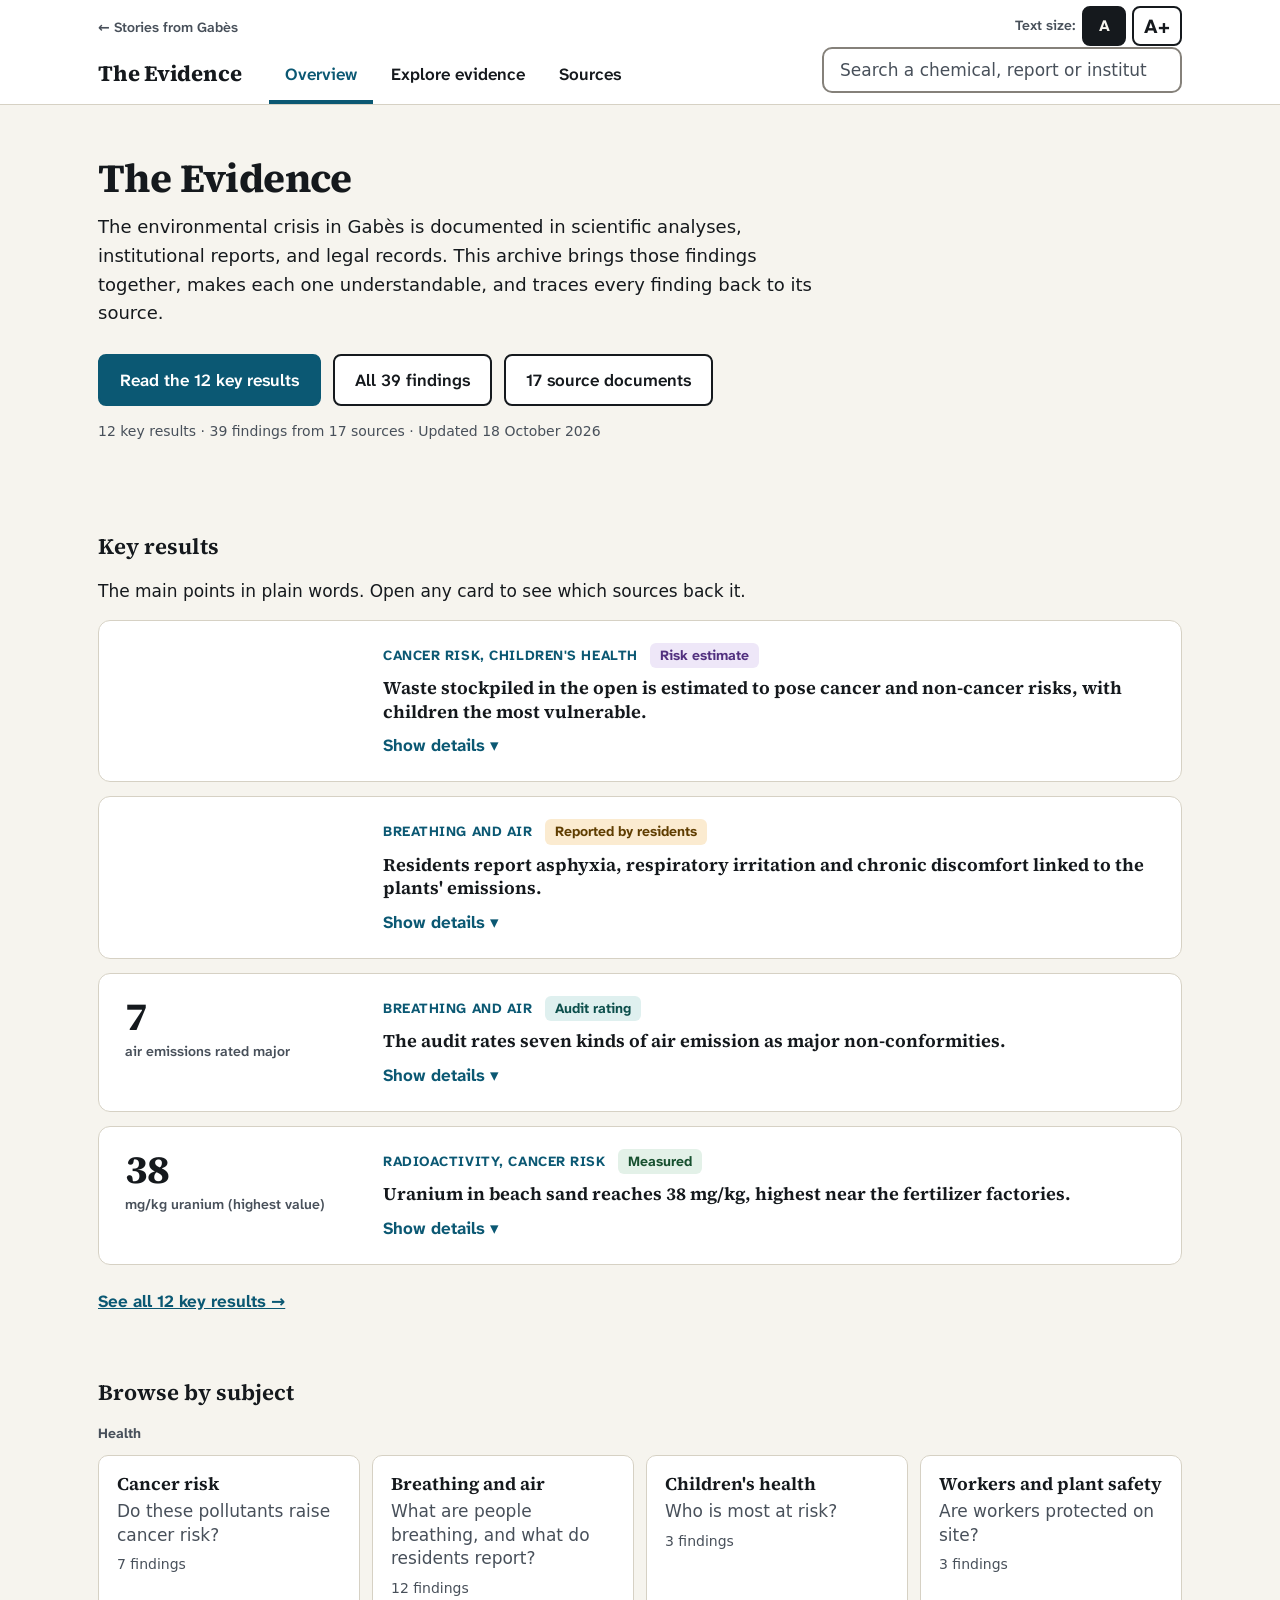
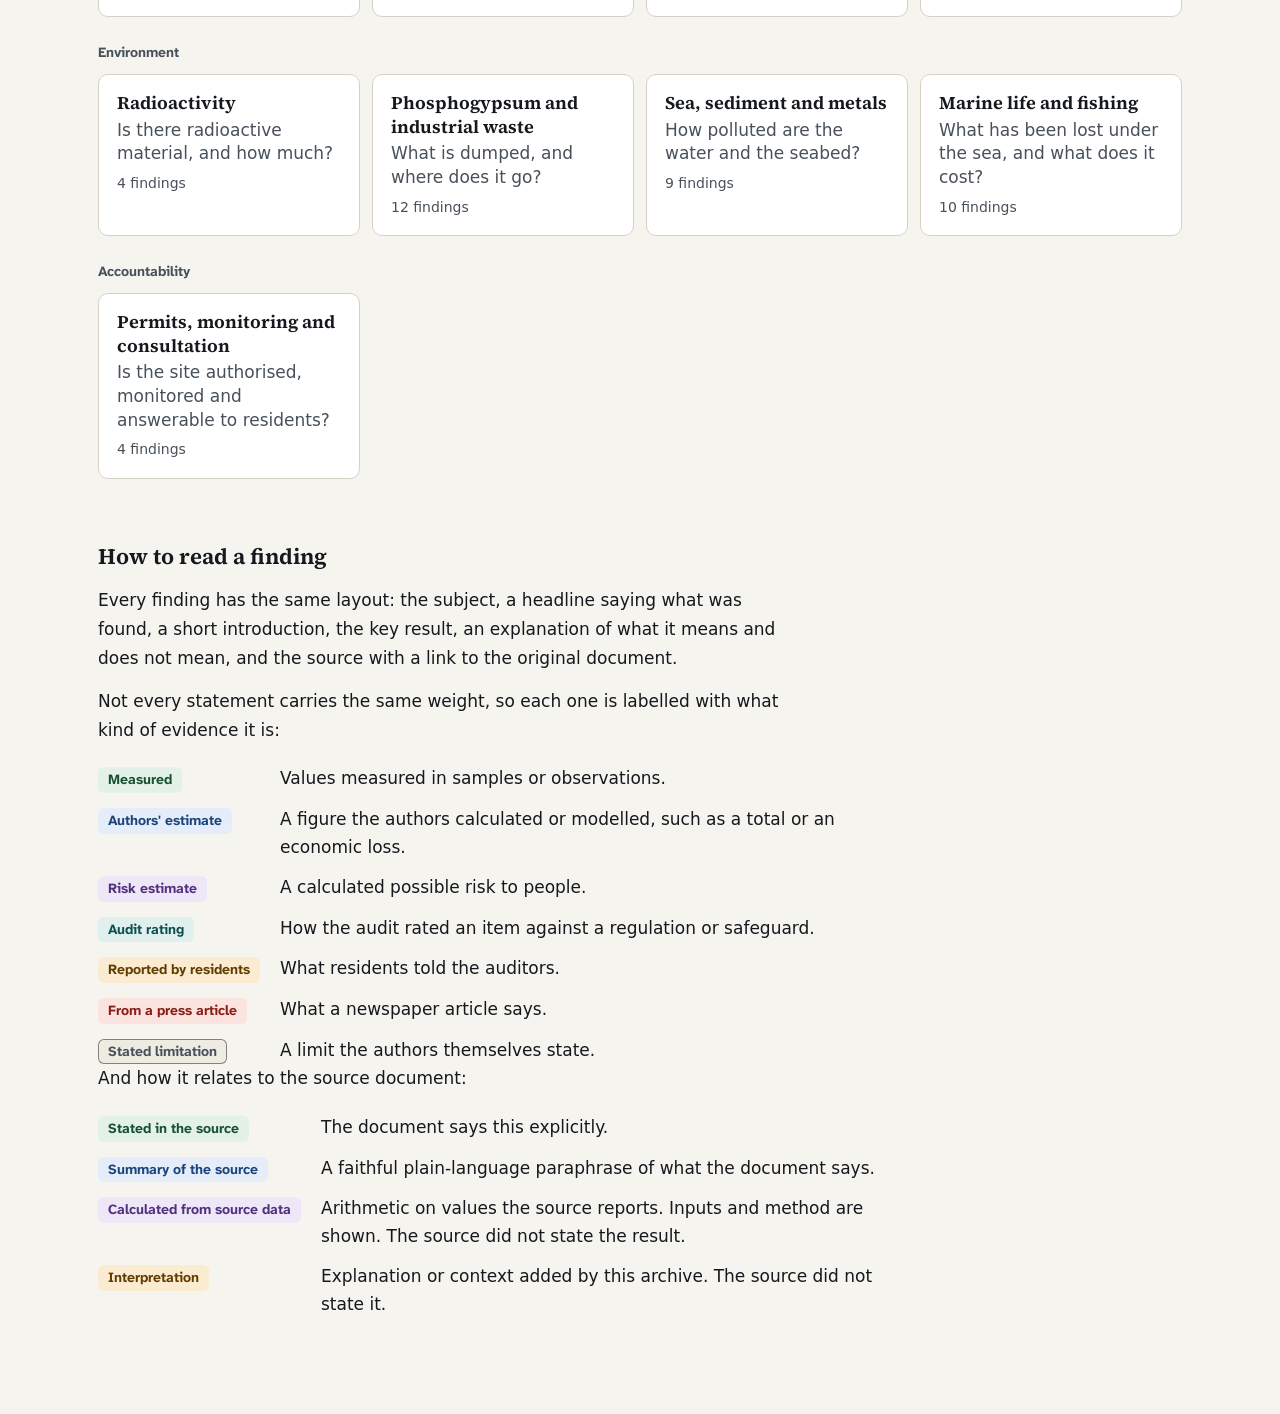
<file: evidence/index.html>
<!DOCTYPE html>
<html lang="en">
<head>
<meta charset="utf-8">
<meta name="viewport" content="width=device-width,initial-scale=1,viewport-fit=cover">
<meta name="color-scheme" content="light dark">
<title>The Evidence — Stories from Gabès</title>
<meta name="description" content="Documented environmental evidence about Gabès: scientific studies, laboratory analyses, audits, official reports and legislation, each traced to its source.">
<link rel="preload" href="fonts/atkinson-hyperlegible-next-latin-400-normal.woff2" as="font" type="font/woff2" crossorigin>
<link rel="preload" href="fonts/source-serif-4-latin-wght-normal.woff2" as="font" type="font/woff2" crossorigin>
<link rel="stylesheet" href="evidence.css">
<script src="transition.js"></script>
<script src="textsize.js"></script>
</head>
<body>
<a class="skip" href="#main" id="skip">Skip to content</a>

<!-- GLOBAL NAVIGATION: the only navigation system on the page.
     Left: way back to the photo gallery. Middle: the three destinations. Right: search of the whole archive. -->
<header class="top">
  <div class="bar">
    <a class="back" href="../"><span aria-hidden="true">←</span> Stories from Gabès</a>
    <a class="wordmark" href="#" id="wordmark">The Evidence</a>
    <nav class="mainnav" aria-label="The Evidence">
      <a href="#" data-nav="overview">Overview</a>
      <a href="#explore" data-nav="explore">Explore evidence</a>
      <a href="#sources" data-nav="sources">Sources</a>
    </nav>
    <form class="hsearch" role="search" id="searchForm">
      <label class="vh" for="q">Search all findings and sources</label>
      <input id="q" type="search" placeholder="Search a chemical, report or institution" autocomplete="off" spellcheck="false" enterkeyhint="search" disabled>
      <button type="submit" class="vh">Search</button>
    </form>
  </div>
</header>

<main id="main" class="ev" tabindex="-1">
  <div id="devbanner" class="note" hidden></div>
  <div id="status" aria-live="polite"></div>

  <!-- All views are drawn into this one container by evidence.js -->
  <div id="view" hidden></div>
</main>

<noscript><p class="note" style="margin:2rem">The Evidence archive needs JavaScript to search and display findings.</p></noscript>
<script src="evidence.js" defer></script>
</body>
</html>
</file>
<file: evidence/evidence.css>
/* The Evidence — Stories from Gabès.
   A research-archive look: light, high contrast, readable first. Dark mode follows the visitor's device setting.
   Fonts are self-hosted in ./fonts (both are open-licence: SIL OFL 1.1).

   TYPE SYSTEM (one place to change it: the --fs-* values in :root)
     Headlines, big numbers ... Source Serif 4 (serif)      --display
     Everything else .......... Atkinson Hyperlegible Next  --text   (designed for legibility)
   Five text sizes, one rule per kind of text:
     --fs-title    page title (finding, subject, Sources, Explore) .... 26px phone / 32px desktop
     --fs-section  section heading, wordmark, small result number .... 22px
     --fs-card     card / list / subsection titles, introductions ..... 18px
     --fs-body     body text, buttons, inputs ......................... 17px (never below 16px)
     --fs-small    labels, badges, metadata, citations ................ 14px
   Two extras: --fs-home (home page title, 30px phone / 40px desktop) and --fs-num (big numbers, 32px phone / 40px desktop). */*/

@font-face{font-family:'Atkinson Hyperlegible Next';font-style:normal;font-weight:400;font-display:swap;src:url(fonts/atkinson-hyperlegible-next-latin-400-normal.woff2) format('woff2');unicode-range:U+0000-00FF,U+0131,U+0152-0153,U+02BB-02BC,U+02C6,U+02DA,U+02DC,U+2000-206F,U+20AC,U+2122,U+2191,U+2193,U+2212,U+2215,U+FEFF,U+FFFD}
@font-face{font-family:'Atkinson Hyperlegible Next';font-style:normal;font-weight:600;font-display:swap;src:url(fonts/atkinson-hyperlegible-next-latin-600-normal.woff2) format('woff2');unicode-range:U+0000-00FF,U+0131,U+0152-0153,U+02BB-02BC,U+02C6,U+02DA,U+02DC,U+2000-206F,U+20AC,U+2122,U+2191,U+2193,U+2212,U+2215,U+FEFF,U+FFFD}
@font-face{font-family:'Atkinson Hyperlegible Next';font-style:normal;font-weight:700;font-display:swap;src:url(fonts/atkinson-hyperlegible-next-latin-700-normal.woff2) format('woff2');unicode-range:U+0000-00FF,U+0131,U+0152-0153,U+02BB-02BC,U+02C6,U+02DA,U+02DC,U+2000-206F,U+20AC,U+2122,U+2191,U+2193,U+2212,U+2215,U+FEFF,U+FFFD}
@font-face{font-family:'Atkinson Hyperlegible Next';font-style:italic;font-weight:400;font-display:swap;src:url(fonts/atkinson-hyperlegible-next-latin-400-italic.woff2) format('woff2');unicode-range:U+0000-00FF,U+0131,U+0152-0153,U+02BB-02BC,U+02C6,U+02DA,U+02DC,U+2000-206F,U+20AC,U+2122,U+2191,U+2193,U+2212,U+2215,U+FEFF,U+FFFD}
@font-face{font-family:'Atkinson Hyperlegible Next';font-style:normal;font-weight:400;font-display:swap;src:url(fonts/atkinson-hyperlegible-next-latin-ext-400-normal.woff2) format('woff2');unicode-range:U+0100-02BA,U+02BD-02C5,U+02C7-02CC,U+02CE-02D7,U+02DD-02FF,U+1E00-1EFF,U+2020,U+20A0-20AB,U+20AD-20C0,U+2113,U+2C60-2C7F,U+A720-A7FF}
@font-face{font-family:'Atkinson Hyperlegible Next';font-style:normal;font-weight:700;font-display:swap;src:url(fonts/atkinson-hyperlegible-next-latin-ext-700-normal.woff2) format('woff2');unicode-range:U+0100-02BA,U+02BD-02C5,U+02C7-02CC,U+02CE-02D7,U+02DD-02FF,U+1E00-1EFF,U+2020,U+20A0-20AB,U+20AD-20C0,U+2113,U+2C60-2C7F,U+A720-A7FF}
@font-face{font-family:'Source Serif 4';font-style:normal;font-weight:200 900;font-display:swap;src:url(fonts/source-serif-4-latin-wght-normal.woff2) format('woff2');unicode-range:U+0000-00FF,U+0131,U+0152-0153,U+02BB-02BC,U+02C6,U+02DA,U+02DC,U+2000-206F,U+20AC,U+2122,U+2191,U+2193,U+2212,U+2215,U+FEFF,U+FFFD}
@font-face{font-family:'Source Serif 4';font-style:normal;font-weight:200 900;font-display:swap;src:url(fonts/source-serif-4-latin-ext-wght-normal.woff2) format('woff2');unicode-range:U+0100-02BA,U+02BD-02C5,U+02C7-02CC,U+02CE-02D7,U+02DD-02FF,U+1E00-1EFF,U+2020,U+20A0-20AB,U+20AD-20C0,U+2113,U+2C60-2C7F,U+A720-A7FF}

:root{
  --bg:#f6f4ee; --surface:#ffffff; --surface-2:#eeebe2;
  --ink:#15191d; --muted:#48505a; --line:#d6d1c4; --line-strong:#85817a;
  --accent:#0b5873; --accent-ink:#ffffff; --accent-soft:#e1eff4; --accent-line:#8fbccb;
  --warn-bg:#fdf1d6; --warn-ink:#5f3d00; --warn-line:#d9a63c;
  --focus:#1a5fd4;
  --k-stated-bg:#e3f1e8;--k-stated:#17502f;
  --k-summary-bg:#e4edf9;--k-summary:#1b447a;
  --k-calculation-bg:#eee7f8;--k-calculation:#51307f;
  --k-interpretation-bg:#fbebd0;--k-interpretation:#5f3d00;
  --k-allegation-bg:#fbe3e0;--k-allegation:#8a1c14;
  --k-audit-bg:#dff0ef;--k-audit:#0d4f4c;
  --display:'Source Serif 4',Georgia,'Times New Roman',serif;
  --text:'Atkinson Hyperlegible Next',system-ui,-apple-system,'Segoe UI',Roboto,sans-serif;
  --pad:clamp(18px,4vw,48px);
  --fs-title:2rem;
  --fs-home:2.5rem;
  --fs-section:1.375rem;
  --fs-card:1.125rem;
  --fs-body:1.0625rem;
  --fs-small:.875rem;
  --fs-num:2.5rem;
  --measure:65ch;
  --shadow:0 1px 2px rgba(20,25,30,.06),0 4px 14px rgba(20,25,30,.06);
  color-scheme:light;
}
@media (prefers-color-scheme:dark){
  :root{
    --bg:#0f1316; --surface:#171c20; --surface-2:#1d2328;
    --ink:#ecebe6; --muted:#adb5bc; --line:#2b3238; --line-strong:#76808a;
    --accent:#7ccbe3; --accent-ink:#06222c; --accent-soft:#16303a; --accent-line:#2f6577;
    --warn-bg:#392c0f; --warn-ink:#f3d391; --warn-line:#8a6a22;
    --focus:#8ab4ff;
    --k-stated-bg:#1b3a2a;--k-stated:#abddc2;
    --k-summary-bg:#1b2f4d;--k-summary:#b5cff3;
    --k-calculation-bg:#2c2140;--k-calculation:#d5c3f3;
    --k-interpretation-bg:#392c0f;--k-interpretation:#f3d391;
    --k-allegation-bg:#431f1b;--k-allegation:#f6bab3;
    --k-audit-bg:#173a38;--k-audit:#a6dcd8;
    --shadow:0 1px 2px rgba(0,0,0,.4);
    color-scheme:dark;
  }
}

*{box-sizing:border-box}
html{background:var(--bg);-webkit-text-size-adjust:100%}
body{margin:0;background:var(--bg);color:var(--ink);font-family:var(--text);font-size:var(--fs-body);font-weight:400;line-height:1.65;-webkit-font-smoothing:antialiased;text-rendering:optimizeLegibility}
a{color:var(--accent)}
button,input,select{font:inherit;color:inherit}
button{cursor:pointer;-webkit-tap-highlight-color:transparent}
:focus-visible{outline:3px solid var(--focus);outline-offset:2px;border-radius:4px}
::selection{background:var(--accent);color:var(--accent-ink)}
h1,h2,h3{margin:0}
.vh{position:absolute;width:1px;height:1px;overflow:hidden;clip:rect(0 0 0 0);white-space:nowrap}
.skip{position:absolute;left:-999px;top:8px;background:var(--accent);color:var(--accent-ink);padding:10px 16px;z-index:100;border-radius:6px;font-weight:600}
.skip:focus{left:8px}
.meta{font-size:var(--fs-small);color:var(--muted)}

/* ============ GLOBAL NAVIGATION ============
   One bar. Row 1: back to the photo gallery. Row 2: the chapter name, its three pages, and search. */
.top{background:var(--surface);border-bottom:1px solid var(--line);position:relative;z-index:20}
.bar{max-width:1180px;margin:0 auto;padding:0 var(--pad) 12px;display:grid;gap:10px 18px;align-items:center;
  grid-template-columns:1fr;grid-template-areas:"back" "mark" "nav" "search"}
.back{grid-area:back;justify-self:start;font-size:var(--fs-small);font-weight:600;color:var(--muted);text-decoration:none;padding:calc(10px + env(safe-area-inset-top,0px)) 0 2px}
.back:hover{color:var(--ink);text-decoration:underline}
.wordmark{grid-area:mark;justify-self:start;font-family:var(--display);font-weight:700;font-size:var(--fs-section);line-height:1.1;color:var(--ink);text-decoration:none;letter-spacing:-.01em}
.mainnav{grid-area:nav;display:grid;grid-template-columns:repeat(3,1fr);gap:4px;border-top:1px solid var(--line);border-bottom:1px solid var(--line);margin:0 calc(var(--pad) * -1);padding:0 var(--pad)}
.mainnav a{display:block;text-align:center;padding:12px 6px;font-weight:600;font-size:var(--fs-body);color:var(--ink);text-decoration:none;border-bottom:4px solid transparent;margin-bottom:-1px}
.mainnav a:hover{background:var(--surface-2)}
.mainnav a[aria-current=page]{color:var(--accent);border-bottom-color:var(--accent)}
.hsearch{grid-area:search;margin:0}
#q{width:100%;height:46px;padding:0 16px;background:var(--surface);border:2px solid var(--line-strong);border-radius:10px;font-size:var(--fs-body);color:var(--ink)}
#q::placeholder{color:var(--muted);opacity:1}
#q:focus{outline:none;border-color:var(--focus);box-shadow:0 0 0 3px color-mix(in srgb,var(--focus) 30%,transparent)}
#q:disabled{opacity:.6}

@media(min-width:900px){
  .top{position:sticky;top:0}
  .bar{grid-template-columns:auto 1fr minmax(240px,360px);grid-template-areas:"back back back" "mark nav search";padding-bottom:0;gap:0 28px}
  .back{padding-bottom:0}
  .wordmark{padding:6px 0 10px}
  .mainnav{display:flex;gap:2px;border:0;margin:0;padding:0;align-self:end}
  .mainnav a{padding:14px 16px 12px;border-radius:8px 8px 0 0;margin-bottom:0}
  .hsearch{align-self:center;padding-bottom:10px}
}

/* ============ PAGE ============ */
.ev{max-width:1180px;margin:0 auto;padding:clamp(24px,4vw,44px) var(--pad) calc(96px + env(safe-area-inset-bottom,0px));outline:none}
.note{border:1px dashed var(--warn-line);background:var(--warn-bg);color:var(--warn-ink);padding:10px 16px;margin:0 0 24px;font-size:var(--fs-small);border-radius:8px}
.page-head{margin:0 0 28px;max-width:var(--measure)}
.page-head h1{font-family:var(--display);font-weight:700;font-size:var(--fs-title);line-height:1.15;letter-spacing:-.015em}
.page-head h1:focus,.f-head h1:focus{outline:none}
.lede{font-size:var(--fs-card);line-height:1.6;color:var(--ink);margin:14px 0 0;max-width:var(--measure)}
.hero{max-width:none;padding:8px 0 12px}
.hero h1{font-size:var(--fs-home);line-height:1.05}
.hero .lede{font-size:var(--fs-card);max-width:var(--measure)}
.cta{display:flex;flex-wrap:wrap;gap:12px;margin:26px 0 14px}

/* buttons: rectangles with a visible edge, so they never read as text */
.btn{display:inline-flex;align-items:center;justify-content:center;min-height:46px;padding:10px 20px;border:2px solid var(--ink);border-radius:8px;background:var(--surface);color:var(--ink);font-weight:600;font-size:var(--fs-body);text-decoration:none;text-align:center}
.btn:hover{background:var(--surface-2)}
.btn.primary{background:var(--accent);border-color:var(--accent);color:var(--accent-ink)}
.btn.primary:hover{filter:brightness(1.12)}
.linkbtn{background:none;border:0;padding:6px 4px;color:var(--accent);font-weight:600;text-decoration:underline;font-size:var(--fs-body)}

/* ============ OVERVIEW ============ */
.band{margin:clamp(36px,6vw,64px) 0 0}
.band h2,.block h2{font-family:var(--display);font-weight:650;font-size:var(--fs-section);line-height:1.25;margin:0 0 16px}
.subject-grid{list-style:none;margin:0;padding:0;display:grid;grid-template-columns:repeat(auto-fill,minmax(210px,1fr));gap:12px}
.subject-grid a{display:block;height:100%;padding:16px 18px;background:var(--surface);border:1px solid var(--line);border-radius:10px;text-decoration:none;color:var(--ink)}
.subject-grid a:hover{border-color:var(--accent);box-shadow:var(--shadow)}
.sg-name{display:-webkit-box;-webkit-line-clamp:2;-webkit-box-orient:vertical;overflow:hidden;font-family:var(--display);font-weight:650;font-size:var(--fs-card);line-height:1.3}
.sg-n{display:block;font-size:var(--fs-small);color:var(--muted);margin-top:6px}
.sg-q{display:block;font-size:var(--fs-body);line-height:1.4;color:var(--muted);margin-top:4px}
.sg-block{margin:0 0 24px}
.sg-head{font-family:var(--text);font-weight:700;font-size:var(--fs-small);color:var(--muted);margin:0 0 10px}
.prose{max-width:var(--measure);margin:0 0 14px;line-height:1.7}
.legend{display:grid;grid-template-columns:max-content 1fr;gap:12px 20px;align-items:baseline;margin:20px 0 0;max-width:min(820px,100%)}
.legend dt{margin:0}.legend dd{margin:0}
@media(max-width:620px){.legend{grid-template-columns:1fr;gap:2px}.legend dd{margin-bottom:12px}}

/* ============ SUBJECT NAVIGATION + FILTERS ============ */
.controls{background:var(--surface-2);border:1px solid var(--line);border-radius:12px;padding:18px clamp(14px,2.5vw,22px) 16px;margin:0 0 26px}
.ctl-title{display:none;margin:0 0 10px;font-weight:700;font-size:var(--fs-small)}
.subject-tabs{display:none;gap:14px 28px;flex-wrap:wrap}
.st-list{list-style:none;margin:0;padding:0;display:flex;flex-wrap:wrap;gap:8px}
.st-group{display:block}
.st-title{margin:0 0 6px;font-size:var(--fs-small);font-weight:700;color:var(--muted)}
.subject-tabs a{display:inline-flex;align-items:center;gap:8px;padding:8px 14px;min-height:42px;border:1.5px solid var(--line-strong);border-radius:999px;background:var(--surface);color:var(--ink);font-weight:600;font-size:var(--fs-body);text-decoration:none}
.subject-tabs a:hover{border-color:var(--ink)}
.subject-tabs a[aria-current]{background:var(--accent);border-color:var(--accent);color:var(--accent-ink)}
.st-n{font-weight:400;font-size:var(--fs-small);opacity:.85}
.subject-select{display:block}
.subject-select label,.field label{display:block;font-weight:700;font-size:var(--fs-small);margin:0 0 6px}
select{width:100%;min-height:46px;padding:8px 36px 8px 12px;background-color:var(--surface);border:1.5px solid var(--line-strong);border-radius:8px;font-size:var(--fs-body);color:var(--ink)}
.filters{display:grid;grid-template-columns:1fr;gap:12px;margin-top:12px}
.morefilters{margin-top:14px}
.morefilters>summary{display:inline-flex;min-height:40px;padding:6px 12px;border:1.5px solid var(--line-strong);border-radius:8px;background:var(--surface);font-size:var(--fs-body)}
.morefilters>summary:hover{background:var(--surface-2);border-color:var(--ink)}
.active{display:flex;flex-wrap:wrap;gap:8px;align-items:center;margin-top:14px;padding-top:14px;border-top:1px solid var(--line)}
.chip{display:inline-flex;align-items:center;gap:4px;padding:6px 12px;min-height:36px;background:var(--accent-soft);border:1px solid var(--accent-line);border-radius:8px;font-size:var(--fs-body);color:var(--ink)}
.chip:hover{border-color:var(--accent)}
.chip-k{font-weight:700}.chip-x{font-weight:700;color:var(--accent)}
.about{margin:16px 0 0;padding:16px 18px;background:var(--surface);border:1px solid var(--line);border-left:6px solid var(--accent);border-radius:10px;max-width:var(--measure)}
.about-q{margin:0 0 6px;font-family:var(--display);font-weight:650;font-size:var(--fs-card);line-height:1.3}
.about-t{margin:0 0 8px}
.about-s{margin:0;font-size:var(--fs-body)}
.about-s a{font-weight:600}
@media(min-width:620px){.filters{grid-template-columns:repeat(3,minmax(0,1fr));max-width:760px}}
@media(min-width:860px){
  .ctl-title{display:block}
  .subject-tabs{display:flex}
  .subject-select{display:none}
  .controls{padding-top:16px}
}

/* ============ RESULTS ============ */
.count{margin:0 0 6px;font-weight:700;font-size:var(--fs-body)}
.cross{margin:0 0 16px;font-size:var(--fs-body);color:var(--muted)}
.cross a{font-weight:600}
.cards{display:grid;gap:14px;margin-top:14px}
.card{position:relative;display:grid;gap:14px 24px;padding:20px clamp(16px,2.5vw,26px);background:var(--surface);border:1px solid var(--line);border-radius:12px}
.card:hover{border-color:var(--accent);box-shadow:var(--shadow)}
.card:focus-within{outline:3px solid var(--focus);outline-offset:2px}
@media(min-width:760px){.card.has-result,.card:has(.card-result){grid-template-columns:minmax(0,1fr) 200px}}
.card-top,.f-meta{display:flex;flex-wrap:wrap;align-items:center;gap:6px 12px;margin:0 0 8px}
.subject{font-weight:700;font-size:var(--fs-small);letter-spacing:.04em;text-transform:uppercase;color:var(--accent)}
.card-title{display:-webkit-box;-webkit-line-clamp:2;-webkit-box-orient:vertical;overflow:hidden;font-family:var(--display);font-weight:650;font-size:var(--fs-card);line-height:1.3;letter-spacing:-.005em}
.card-title a{color:var(--ink);text-decoration:none}
.card:hover .card-title a{text-decoration:underline;text-decoration-thickness:2px;text-underline-offset:3px}
.stretch::after{content:"";position:absolute;inset:0;border-radius:12px}
.stretch:focus-visible{outline:none}
.card-text{margin:8px 0 0;max-width:var(--measure);display:-webkit-box;-webkit-line-clamp:4;-webkit-box-orient:vertical;overflow:hidden}
.card-src{margin:10px 0 0;font-size:var(--fs-small);color:var(--muted);display:flex;flex-direction:column;gap:1px;overflow-wrap:anywhere}
.src-title{font-weight:600;color:var(--ink)}
.card-result{align-self:start;display:flex;flex-direction:column;gap:2px;padding:12px 14px;background:var(--accent-soft);border:1px solid var(--accent-line);border-radius:10px}
.cr-label{font-size:var(--fs-small);font-weight:700;color:var(--muted)}
.cr-value{font-family:var(--display);font-weight:700;font-size:var(--fs-section);line-height:1.1;font-variant-numeric:lining-nums tabular-nums;overflow-wrap:anywhere}
.cr-value .u{font-family:var(--text);font-weight:600;font-size:var(--fs-small);color:var(--muted)}
.cr-what{font-size:var(--fs-small);color:var(--muted)}
@media(max-width:759px){.card-result{flex-direction:row;flex-wrap:wrap;align-items:baseline;gap:2px 10px}}
.more{display:flex;align-items:center;flex-wrap:wrap;gap:16px;padding:22px 0 0}
.state{padding:32px 0;color:var(--muted)}
.state h1,.state h2{font-family:var(--display);font-weight:650;color:var(--ink);font-size:var(--fs-section);margin:0 0 10px}
.state p{margin:0 0 14px;max-width:var(--measure)}

/* statement-type labels: always text, colour only reinforces it */
.kind{display:inline-block;padding:3px 10px;border-radius:6px;font-weight:700;font-size:var(--fs-small);line-height:1.4;white-space:nowrap}
.kind-stated{background:var(--k-stated-bg);color:var(--k-stated)}
.kind-summary{background:var(--k-summary-bg);color:var(--k-summary)}
.kind-calculation{background:var(--k-calculation-bg);color:var(--k-calculation)}
.kind-interpretation{background:var(--k-interpretation-bg);color:var(--k-interpretation)}
.kind-allegation{background:var(--k-allegation-bg);color:var(--k-allegation)}
.ph{display:inline-block;margin:10px 0 0;padding:3px 10px;border:1.5px dashed var(--warn-line);background:var(--warn-bg);color:var(--warn-ink);border-radius:6px;font-weight:600;font-size:var(--fs-small)}

/* ============ FINDING / SOURCE PAGE ============ */
.detail{max-width:1120px;margin:0 auto}
.back-results{display:inline-flex;align-items:center;min-height:44px;padding:8px 16px;margin:0 0 22px;background:var(--surface);border:2px solid var(--ink);border-radius:8px;color:var(--ink);font-weight:600;text-decoration:none}
.back-results:hover{background:var(--surface-2)}
.f-layout{display:grid;gap:26px;align-items:start}
.f-main{min-width:0}
.f-head{margin:0 0 24px}
.f-head h1{font-family:var(--display);font-weight:700;font-size:var(--fs-title);line-height:1.18;letter-spacing:-.015em;max-width:40ch}
.intro{font-size:var(--fs-card);line-height:1.6;margin:18px 0 0;max-width:var(--measure)}
.f-kind{margin:18px 0 0;font-size:var(--fs-body);color:var(--muted);max-width:var(--measure)}
.f-kind .kind{margin-right:6px}

.key{background:var(--surface);border:1px solid var(--line);border-left:6px solid var(--accent);border-radius:12px;padding:22px clamp(18px,3vw,30px);margin:0 0 28px;box-shadow:var(--shadow)}
.key h2{font-family:var(--text);font-weight:700;font-size:var(--fs-small);letter-spacing:.04em;text-transform:uppercase;color:var(--accent);margin:0 0 10px}
.big{margin:0 0 14px;line-height:1.05}
.big .n{font-family:var(--display);font-weight:700;font-size:var(--fs-num);letter-spacing:-.02em;font-variant-numeric:lining-nums tabular-nums;overflow-wrap:anywhere}
.big .u{font-weight:600;font-size:var(--fs-card);color:var(--muted)}
.conclusion{font-size:var(--fs-card);margin:12px 0 0;max-width:var(--measure)}
blockquote{margin:6px 0;padding:4px 0 4px 20px;border-left:4px solid var(--accent-line);font-family:var(--display);font-size:var(--fs-card);line-height:1.55;max-width:var(--measure)}
blockquote cite{display:block;margin-top:8px;font-family:var(--text);font-style:normal;font-size:var(--fs-small);color:var(--muted)}

.block{margin:0 0 30px;max-width:var(--measure)}
.block p{margin:0 0 12px}
.block .prose{max-width:var(--measure)}
.small{font-size:var(--fs-small);color:var(--muted)}
.block dl.kv+.small{margin-top:14px}
.na{color:var(--muted);font-style:italic}
.warn,.caution{margin:14px 0;padding:12px 16px;background:var(--warn-bg);color:var(--warn-ink);border-left:5px solid var(--warn-line);border-radius:6px;font-size:var(--fs-body)}
dl.kv{display:grid;grid-template-columns:minmax(120px,170px) minmax(0,1fr);gap:8px 18px;margin:12px 0 0;font-size:var(--fs-body)}
dl.kv dt{color:var(--muted);font-weight:600;font-size:var(--fs-small)}
dl.kv dd{margin:0;overflow-wrap:anywhere}
.key dl.kv{border-top:1px solid var(--line);padding-top:14px}
@media(max-width:560px){dl.kv{grid-template-columns:1fr;gap:0}dl.kv dd{margin-bottom:10px}}

.bars{margin:6px 0 10px}
.cbar{margin:0 0 16px}
.cbar-top{display:flex;justify-content:space-between;gap:16px;font-size:var(--fs-body);margin-bottom:6px}
.cbar-top b{font-weight:700;font-variant-numeric:tabular-nums}
.track{height:12px;background:var(--surface-2);border:1px solid var(--line);border-radius:6px;overflow:hidden}
.fill{height:100%;background:var(--accent)}
.fill.lim{background:var(--line-strong)}
figure{margin:0}
figcaption{font-size:var(--fs-small);color:var(--muted)}

details.tech,details.cite-box{background:var(--surface);border:1px solid var(--line);border-radius:10px;margin:0 0 28px;max-width:var(--measure)}
details>summary{cursor:pointer;padding:14px 18px;font-weight:700;list-style:none;display:flex;align-items:center;gap:10px;border-radius:10px}
details>summary::-webkit-details-marker{display:none}
details>summary::before{content:"+";display:inline-grid;place-items:center;width:22px;height:22px;border:1.5px solid var(--ink);border-radius:5px;font-weight:700;line-height:1;flex:none}
details[open]>summary::before{content:"–"}
details>summary:hover{background:var(--surface-2)}
.tech-body{padding:2px 18px 18px;border-top:1px solid var(--line)}
.tech-body h3{font-family:var(--display);font-weight:650;font-size:var(--fs-card);margin:16px 0 0}
.rel{list-style:none;margin:0;padding:0}
.rel li{padding:12px 0;border-top:1px solid var(--line);display:flex;flex-direction:column;gap:2px}
.rel a{font-family:var(--display);font-weight:600;font-size:var(--fs-card)}

/* source and verification: the answer to "where can I check this?" */
.source-panel{background:var(--surface);border:2px solid var(--accent);border-radius:12px;padding:20px clamp(16px,2.5vw,24px)}
.source-panel h2{font-family:var(--text);font-weight:700;font-size:var(--fs-small);letter-spacing:.04em;text-transform:uppercase;color:var(--accent);margin:0 0 10px}
.sp-title{margin:0 0 4px;font-family:var(--display);font-weight:650;font-size:var(--fs-card);line-height:1.35}
.sp-title a{color:var(--ink)}
.source-panel dl.kv{grid-template-columns:1fr;gap:0 0;font-size:var(--fs-body)}
.source-panel dl.kv dt{margin-top:10px;font-size:var(--fs-small)}
.links{display:grid;gap:10px;margin:18px 0 12px}
.source-panel details.cite-box{margin:14px 0 0;max-width:none;border-color:var(--line)}
.cite{font-size:var(--fs-small);color:var(--muted);overflow-wrap:anywhere;user-select:all;margin:12px 18px}
.cite-box .btn{margin:0 18px 18px}

@media(min-width:960px){
  .f-layout{grid-template-columns:minmax(0,1fr) 340px;gap:52px}
  .source-panel{position:sticky;top:132px}
}
/* narrow screens: introduction, key result, then the source, then the rest — so the source is never buried */
@media(max-width:959px){
  .f-layout{display:flex;flex-direction:column}
  .f-main{display:contents}
  .f-head{order:1;margin:0}
  .key{order:2;margin:0}
  .source-panel{order:3}
  .f-main>*:not(.f-head):not(.key){order:4;margin-bottom:0;max-width:none}
}


/* ============ EVIDENCE-LEVEL BADGES (the kind of evidence; text always says it, colour only helps) ============ */
.ev-measured{background:var(--k-stated-bg);color:var(--k-stated)}
.ev-estimate{background:var(--k-summary-bg);color:var(--k-summary)}
.ev-risk-estimate{background:var(--k-calculation-bg);color:var(--k-calculation)}
.ev-audit-rating{background:var(--k-audit-bg);color:var(--k-audit)}
.ev-reported-by-residents{background:var(--k-interpretation-bg);color:var(--k-interpretation)}
.ev-press-claim{background:var(--k-allegation-bg);color:var(--k-allegation)}
.ev-limitation{background:var(--surface-2);color:var(--muted);box-shadow:inset 0 0 0 1px var(--line-strong)}

/* ============ KEY RESULTS / ALL EVIDENCE SWITCH ============ */
.view-toggle{display:inline-flex;gap:0;margin:0 0 14px;border:2px solid var(--ink);border-radius:10px;overflow:hidden;max-width:100%}
.view-toggle a{display:inline-flex;align-items:center;gap:8px;padding:10px 18px;min-height:46px;font-weight:700;color:var(--ink);text-decoration:none;background:var(--surface)}
.view-toggle a+a{border-left:2px solid var(--ink)}
.view-toggle a:hover{background:var(--surface-2)}
.view-toggle a[aria-current]{background:var(--ink);color:var(--bg)}
.keynote{margin:0 0 12px;color:var(--muted);max-width:var(--measure)}

/* ============ KEY RESULT CARDS (open in place) ============ */
.krs{display:grid;gap:14px;margin-top:10px}
.kr{background:var(--surface);border:1px solid var(--line);border-radius:12px}
.kr:hover{border-color:var(--accent)}
.kr details>summary{display:grid;gap:12px 28px;padding:22px clamp(16px,2.5vw,26px);align-items:start;border-radius:12px}
.kr details>summary::before{display:none}
.kr details>summary:hover{background:transparent}
@media(min-width:820px){.kr details>summary{grid-template-columns:230px minmax(0,1fr)}}
.kr-fig{display:flex;flex-direction:column;gap:6px;min-height:1px}
.kr-fig b{font-family:var(--display);font-weight:700;font-size:var(--fs-num);line-height:1;letter-spacing:-.02em;font-variant-numeric:lining-nums tabular-nums;overflow-wrap:anywhere}
.kr-fig small{font-size:var(--fs-small);font-weight:600;color:var(--muted);line-height:1.35}
@media(max-width:819px){.kr-fig.none{display:none}}
.kr-main{display:flex;flex-direction:column;gap:8px}
.kr-meta{display:flex;flex-wrap:wrap;align-items:center;gap:6px 12px}
.kr-head{display:-webkit-box;-webkit-line-clamp:2;-webkit-box-orient:vertical;overflow:hidden;font-family:var(--display);font-weight:650;font-size:var(--fs-card);line-height:1.3}
.kr details[open] .kr-head{display:block;-webkit-line-clamp:unset;overflow:visible}
.kr-open{font-size:var(--fs-body);font-weight:700;color:var(--accent)}
.kr-open .c{display:none}
.kr details[open] .kr-open .c{display:inline}
.kr details[open] .kr-open .o{display:none}
.kr-open::after{content:" ▾";}
.kr details[open] .kr-open::after{content:" ▴"}
.kr-body{padding:0 clamp(16px,2.5vw,26px) 24px;display:grid;gap:14px}
@media(min-width:820px){.kr-body{margin-left:258px;padding-left:0}}
.kr-body p{margin:0;max-width:var(--measure)}
.kr-not{padding:12px 16px;background:var(--warn-bg);color:var(--warn-ink);border-left:5px solid var(--warn-line);border-radius:6px}
.kr-back{font-size:var(--fs-small);color:var(--muted)}
.kr-list{list-style:none;margin:0;padding:0;display:grid;gap:12px}
.kr-list li{display:flex;flex-direction:column;gap:2px;max-width:var(--measure)}
.kr-list a{font-weight:600}
.keyfoot{margin:22px 0 0;color:var(--muted)}
.keyfoot a{font-weight:700}

/* ============ ALL EVIDENCE: short cards ============
   Each finding shows three things: the headline, the key number, and where it comes from.
   Everything else (summary, subject, how sure we are) opens with "Show details". */
.tbl{margin-top:10px;background:var(--surface);border:1px solid var(--line);border-radius:12px;overflow:hidden}
.trow{position:relative;display:grid;grid-template-columns:minmax(0,1fr);gap:10px 28px;align-items:start;padding:18px clamp(16px,2.5vw,24px);border-top:1px solid var(--line)}
.tbl>.trow:first-child{border-top:0}
.trow:hover{background:var(--accent-soft)}
.trow:focus-within{outline:3px solid var(--focus);outline-offset:-3px}
@media(min-width:760px){.trow.has-num{grid-template-columns:minmax(0,1fr) 200px}.trow.has-num .tr-val{grid-column:2;grid-row:1}}
.tr-main{display:flex;flex-direction:column;align-items:flex-start;gap:6px;min-width:0}
.tr-title{font-family:var(--display);font-weight:650;font-size:var(--fs-card);line-height:1.3;display:-webkit-box;-webkit-line-clamp:2;-webkit-box-orient:vertical;overflow:hidden}
.tr-title a{color:var(--ink);text-decoration:none}
.trow:hover .tr-title a{text-decoration:underline;text-underline-offset:3px}
.stretch{outline:none}
.tr-val{margin:0;display:flex;flex-direction:column;gap:2px;font-size:var(--fs-small);color:var(--muted);overflow-wrap:anywhere}
.tr-val b{font-family:var(--display);font-weight:700;font-size:var(--fs-section);line-height:1.15;color:var(--ink);font-variant-numeric:lining-nums tabular-nums}
.tr-unit{font-size:var(--fs-small)}
.tr-src{margin:0;font-size:var(--fs-small);color:var(--muted);display:flex;flex-wrap:wrap;gap:0 10px}
.src-title{font-weight:600;color:var(--ink)}
.tr-toggle{position:relative;z-index:2;margin:2px 0 0 -6px;padding:8px 6px;min-height:40px;background:none;border:0;color:var(--accent);font-weight:700;font-size:var(--fs-small);text-decoration:underline;text-underline-offset:3px}
.tr-toggle::after{content:" ▾"}
.tr-toggle[aria-expanded=true]::after{content:" ▴"}
.tr-more{grid-column:1/-1;position:relative;z-index:2;display:grid;gap:12px;padding:14px 0 2px;border-top:1px solid var(--line);cursor:default}
.tr-more[hidden]{display:none}
.tr-sum{margin:0;max-width:var(--measure)}
.tr-line{margin:0;display:flex;flex-wrap:wrap;align-items:center;gap:4px 12px}
.tr-k{font-size:var(--fs-small);font-weight:700;color:var(--muted);min-width:9.5em}
.tr-def{font-size:var(--fs-small);color:var(--muted);flex-basis:100%;max-width:var(--measure)}
.tr-badges{display:inline-flex;flex-wrap:wrap;gap:6px}
@media(max-width:520px){.tr-k{min-width:0;flex-basis:100%}}

/* ============ TEXT SIZE BUTTON (A / A+) ============ */
html.ts-large{font-size:120%}
.textsize{grid-area:back;justify-self:end;align-self:center;display:flex;align-items:center;gap:6px;padding-top:calc(6px + env(safe-area-inset-top,0px))}
.ts-label{font-size:var(--fs-small);font-weight:600;color:var(--muted)}
.ts-btn{min-width:44px;min-height:40px;padding:4px 10px;background:var(--surface);color:var(--ink);border:2px solid var(--ink);border-radius:8px;font-family:var(--text);font-weight:700;line-height:1}
.ts-btn:hover{background:var(--surface-2)}
.ts-btn[aria-pressed=true]{background:var(--ink);color:var(--bg)}
.ts-a{font-size:1rem}.ts-ap{font-size:1.25rem}
@media(max-width:480px){.ts-label{position:absolute;width:1px;height:1px;overflow:hidden;clip:rect(0 0 0 0);white-space:nowrap}}

/* ============ AUDIT RATING ============ */
.rating{display:flex;flex-wrap:wrap;align-items:baseline;gap:6px 14px;margin:14px 0 4px;padding:12px 16px;background:var(--warn-bg);color:var(--warn-ink);border-left:5px solid var(--warn-line);border-radius:6px}
.r-l{font-weight:700;font-size:var(--fs-small)}
.r-v{font-family:var(--display);font-weight:700;font-size:var(--fs-card)}
.state .cta{margin:16px 0 0}

/* phones: slightly smaller titles; body text never goes below 16px */
@media(max-width:520px){
  :root{--fs-title:1.625rem;--fs-home:1.875rem;--fs-section:1.25rem;--fs-num:2rem;--fs-body:1rem}
}

@media(prefers-reduced-motion:reduce){*{transition:none!important;animation:none!important;scroll-behavior:auto!important}}
</file>
